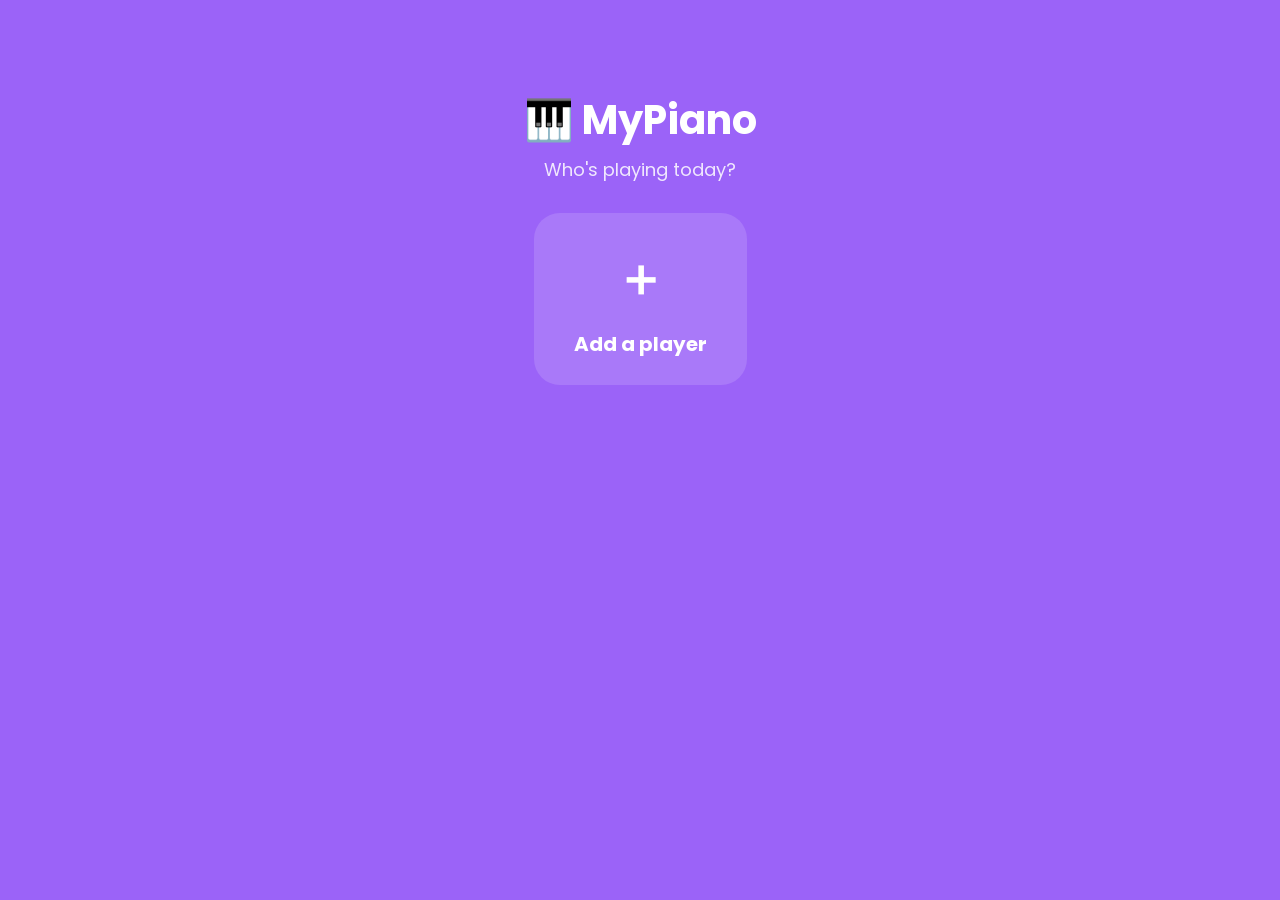
<file: index.html>
<!doctype html>
<html lang="en">
  <head>
    <meta charset="utf-8" />
    <meta name="viewport" content="width=device-width, initial-scale=1" />
    <title>MyPiano ⭐ Twinkle Twinkle</title>
    <link rel="icon" href="data:image/svg+xml,<svg xmlns=%22http://www.w3.org/2000/svg%22 viewBox=%220 0 100 100%22><text y=%22.9em%22 font-size=%2290%22>🎹</text></svg>" />
    <link rel="preconnect" href="https://fonts.googleapis.com" />
    <link rel="preconnect" href="https://fonts.gstatic.com" crossorigin />
    <link href="https://fonts.googleapis.com/css2?family=Poppins:wght@400;500;600;700&display=swap" rel="stylesheet" />
    <script type="module" crossorigin src="./assets/index-BHElffeD.js"></script>
    <link rel="stylesheet" crossorigin href="./assets/index-BwGNMlUB.css">
  </head>
  <body>
    <div id="app">
      <div id="profileGate" class="view">
        <h1 class="menu-title">🎹 MyPiano</h1>
        <p class="menu-sub">Who's playing today?</p>
        <div id="gateProfiles" aria-label="Choose a player or sign in"></div>
      </div>

      <div id="landing" class="view hidden">
        <header class="landing-top">
          <button id="landingAvatar" class="profile" title="Profile settings"></button>
          <span id="cloudChip" class="opt hidden"></span>
          <button id="switchProfile" class="opt">👥 Switch player</button>
        </header>
        <h1 class="menu-title">🎹 MyPiano</h1>
        <div class="landing-cards">
          <div class="big-card" id="learnCard" role="button" tabindex="0">
            <span class="bc-emoji">📚</span>
            <span class="bc-title" id="learnTitle">Learning</span>
            <div class="bc-bar"><div id="overallFill"></div></div>
            <small id="overallPct">0%</small>
            <button id="continueBtn">▶ Continue</button>
          </div>
          <div class="big-card" id="practiceCard" role="button" tabindex="0">
            <span class="bc-emoji">🖐️</span>
            <span class="bc-title">Daily practice</span>
            <small id="practiceCount"></small>
            <span class="bc-hint">Finger exercises for both hands</span>
          </div>
          <div class="big-card" id="songsCard" role="button" tabindex="0">
            <span class="bc-emoji">🎬</span>
            <span class="bc-title">Songs</span>
            <small id="songsCount"></small>
            <span class="bc-hint">Rhymes &amp; movie themes</span>
          </div>
        </div>
      </div>

      <div id="songsView" class="view hidden">
        <button id="songsBack" class="opt menu-back">← Home</button>
        <h1 class="menu-title">🎬 Songs</h1>
        <p class="menu-sub">Rhymes and famous themes — just for fun</p>
        <div id="songsList"></div>
      </div>

      <div id="practice" class="view hidden">
        <button id="practiceBack" class="opt menu-back">← Home</button>
        <h1 class="menu-title">🖐️ Daily practice</h1>
        <p class="menu-sub">Finger exercises for both hands</p>
        <div id="drills"></div>
      </div>

      <div id="profilePage" class="view hidden">
        <button id="ppBack" class="opt">← Back</button>
        <h1 class="menu-title" id="ppTitle"></h1>
        <div class="pp-card">
          <label class="pp-row">Name <input id="ppName" maxlength="12" /></label>
          <button class="pp-row ptoggle" id="ppTutorial"><span>🎓 Tutorial mode</span><span class="state"></span></button>
          <button class="pp-row ptoggle" id="ppLetters"><span>🔤 Show letters on notes</span><span class="state"></span></button>
          <button class="pp-row ptoggle" id="ppVideos"><span>🎬 Interactive videos</span><span class="state"></span></button>
          <button class="pp-row" id="ppSignOut"><span>🚪 Sign out</span></button>
          <p id="ppWarn" class="chooser-warn hidden"></p>
        </div>
      </div>

      <div id="menu" class="view hidden">
        <button id="menuBack" class="opt menu-back">← Home</button>
        <h1 class="menu-title">🎹 MyPiano</h1>
        <p class="menu-sub">Pick a song and play along!</p>
        <div id="courses"></div>
      </div>

      <div id="playview" class="view hidden">
      <header>
        <div class="hleft">
          <button id="back" aria-label="Back">←</button>
          <button id="pvAvatar" aria-label="Switch player" title="Switch player"></button>
          <h1 id="lessonTitle">MyPiano</h1>
        </div>
        <div class="hmid">
          <div class="srcmenu">
            <button id="srcToggle" class="src" aria-label="Input source" aria-controls="sources" aria-expanded="false">☰</button>
            <div id="sources">
              <button class="src" data-src="screen">👆 Tap</button>
              <button class="src" data-src="midi">🎹 USB MIDI</button>
              <button class="src" data-src="mic">🎤 Mic</button>
            </div>
          </div>
          <div id="handsMode" class="hidden">
            <button class="hnd" data-hand="R">✋ Right</button>
            <button class="hnd" data-hand="L">🤚 Left</button>
            <button class="hnd" data-hand="both">🙌 Both</button>
          </div>
          <label id="speed">🐢<input type="range" id="speedRange" min="0.25" max="1.5" step="0.25" value="0.75" /><span id="speedVal">0.75×</span>🐇</label>
        </div>
        <div class="hright">
          <div class="progress"><div id="progressFill"></div><span id="progressText">0/0</span></div>
          <button id="play">▶ Play</button>
        </div>
      </header>

      <nav id="lessons" aria-label="Lessons"></nav>

      <main>
        <div class="sheet" id="sheet">
          <div id="legend">
            <span>Letters name the keys</span>
            <svg viewBox="0 0 30 52" aria-hidden="true"><g transform="translate(13 42)"><ellipse rx="9" ry="6.5" transform="rotate(-18)"/><line x1="8.4" y1="-2.5" x2="8.4" y2="-34"/></g></svg>
            <span>short note</span>
            <svg viewBox="0 0 30 52" aria-hidden="true"><g transform="translate(13 42)"><ellipse class="open" rx="9" ry="6.5" transform="rotate(-18)"/><line x1="8.4" y1="-2.5" x2="8.4" y2="-34"/></g></svg>
            <span>long note</span>
          </div>
        </div>
        <div id="loopHint">Drag the notes to seek · drag in the top/bottom margin to select a practice loop · tap the margin to clear it</div>
        <div id="keyIntro" class="hidden"></div>
        <div id="quiz" class="hidden"></div>
        <div id="hands" aria-label="Finger guide"><div id="handL"></div><div id="handR"></div></div>
        <div id="tutor" role="status"></div>
        <div id="micReadout" class="hidden">🎤 listening…</div>
      </main>

      <div id="kbwrap"><div id="kb" aria-label="Piano keyboard"></div></div>

      <div id="rotateHint">
        <div class="rh-icon">📱↻</div>
        <p>Turn your device sideways to play 🎹</p>
      </div>
      </div><!-- /playview -->

      <div id="overlay" class="hidden"></div>
      <div id="coach" class="hidden" role="dialog" aria-label="Coach"></div>
    </div>
  </body>
</html>
</file>
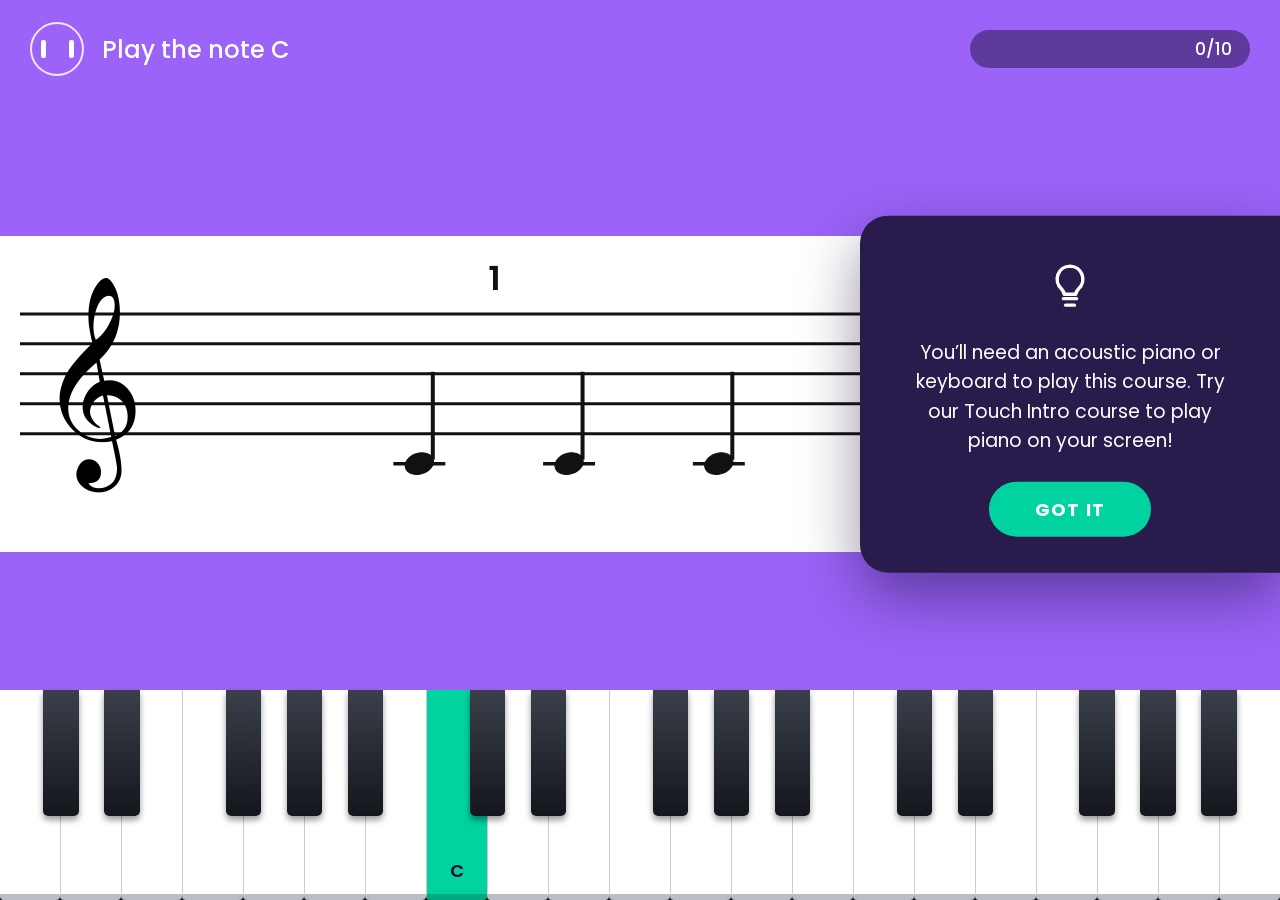
<file: lesson.html>
<!doctype html>
<html lang="en">
  <head>
    <meta charset="utf-8" />
    <meta name="viewport" content="width=device-width, initial-scale=1" />
    <title>Piano Lesson — Play the note C</title>
    <link rel="preconnect" href="https://fonts.googleapis.com" />
    <link rel="preconnect" href="https://fonts.gstatic.com" crossorigin />
    <link href="https://fonts.googleapis.com/css2?family=Poppins:wght@400;500;600;700&display=swap" rel="stylesheet" />
    <script type="module" crossorigin src="./assets/lesson-FXED57XI.js"></script>
    <link rel="modulepreload" crossorigin href="./assets/audio-DpNvZO_z.js">
    <link rel="stylesheet" crossorigin href="./assets/lesson-CcMnK1JP.css">
  </head>
  <body>
    <div id="app">
      <header>
        <div class="hleft">
          <button id="pause" aria-label="Pause">
            <span></span><span></span>
          </button>
          <h1>Play the note C</h1>
        </div>
        <div class="progress" role="progressbar" aria-valuemin="0" aria-valuemax="10" aria-valuenow="0">
          <span id="progressText">0/10</span>
        </div>
      </header>

      <main>
        <div class="sheet">
          <!-- Staff: 5 lines, treble clef, three middle-C quarter notes on a
               ledger line, finger number "1". Pure SVG = crisp at any dpr. -->
          <svg id="staff" viewBox="0 0 1000 300" preserveAspectRatio="xMidYMid meet" aria-label="Sheet music: three middle C quarter notes">
            <!-- staff lines -->
            <g stroke="#111" stroke-width="3">
              <line x1="20" y1="70"  x2="980" y2="70" />
              <line x1="20" y1="100" x2="980" y2="100" />
              <line x1="20" y1="130" x2="980" y2="130" />
              <line x1="20" y1="160" x2="980" y2="160" />
              <line x1="20" y1="190" x2="980" y2="190" />
            </g>
            <!-- treble clef (text glyph, vector) -->
            <text id="clef" x="38" y="196" font-size="180">&#119070;</text>
            <!-- finger number -->
            <text x="495" y="46" font-size="34" font-weight="600" fill="#111" text-anchor="middle">1</text>
            <!-- three quarter notes: middle C = first ledger line below staff -->
            <g id="notes" fill="#111" stroke="#111"></g>
          </svg>
        </div>

        <aside id="modal">
          <svg class="bulb" viewBox="0 0 24 24" fill="none" stroke="#fff" stroke-width="1.6" stroke-linecap="round" stroke-linejoin="round" aria-hidden="true">
            <path d="M9 18h6" /><path d="M10 21h4" />
            <path d="M12 3a6 6 0 0 0-4 10.4c.7.7 1.2 1.6 1.4 2.6h5.2c.2-1 .7-1.9 1.4-2.6A6 6 0 0 0 12 3z" />
          </svg>
          <p>You’ll need an acoustic piano or keyboard to play this course. Try our Touch Intro course to play piano on your screen!</p>
          <button id="gotIt">GOT IT</button>
        </aside>
      </main>

      <div id="kb" aria-label="Piano keyboard"></div>
    </div>
  </body>
</html>
</file>
<file: assets/index-BwGNMlUB.css>
:root{--bg: #9b63f8;--accent: #00d2a0;--overlay: #2a1b4d;--text: #ffffff}*{box-sizing:border-box;margin:0;padding:0}html,body{height:100%}body{font-family:Poppins,Montserrat,system-ui,sans-serif;background:var(--bg);color:var(--text);overflow:hidden}#app{height:100%;display:flex;flex-direction:column}#playview{flex:1;min-height:0;display:flex;flex-direction:column;position:relative}#rotateHint{display:none}.view.hidden{display:none!important}#menu,#practice,#songsView{flex:1;overflow-y:auto;padding:40px clamp(20px,8vw,120px) 60px}.menu-back{position:absolute;top:18px;left:18px}#profileGate{flex:1;overflow-y:auto;padding:10vh clamp(20px,8vw,120px) 60px}#gateProfiles{display:flex;flex-wrap:wrap;justify-content:center;gap:18px;max-width:860px;margin:30px auto}#gateProfiles .profile{flex-direction:column;padding:26px 34px;border-radius:26px;font-size:20px;gap:12px}#gateProfiles .profile .pavatar{font-size:52px}#gateProfiles .profile.add{padding:26px 40px;justify-content:center}.gbtn{display:flex;align-items:center;justify-content:center;gap:10px;background:#fff;color:#3c4043;font-weight:600;font-size:15px;padding:11px 22px;border-radius:22px;box-shadow:0 4px 14px #00000040}.gbtn:hover{transform:translateY(-1px)}.card .gbtn{background:#fff;color:#3c4043;font-size:15px;padding:11px 22px}.chooser-btns{display:flex;flex-direction:column;gap:12px;align-items:center;margin:18px 0 6px}.chooser-btns .gbtn{min-width:240px}.chooser-warn{font-size:13px;opacity:.8;max-width:40ch;margin:10px auto 0;line-height:1.45}.pavatar.gphoto{position:relative;display:inline-flex}.pavatar img{width:1em;height:1em;border-radius:50%;object-fit:cover;display:block}.gbadge{position:absolute;right:-4px;bottom:-4px;width:16px;height:16px;border-radius:50%;background:#fff;display:flex;align-items:center;justify-content:center}.gbadge svg{width:11px;height:11px}#cloudChip{font-size:13px;cursor:default}#cloudChip.clickable{cursor:pointer;background:#ffd43b;color:#4a3800;font-weight:600}#cloudChip.hidden{display:none}#ppSignOut:hover{background:#ff8787;color:#4a0f0f}#ppSignOut.hidden,#ppWarn.hidden{display:none}#landing{flex:1;overflow-y:auto;padding:20px clamp(20px,8vw,120px) 60px}.landing-top{display:flex;justify-content:space-between;align-items:center;margin-bottom:8px}.landing-cards{display:flex;gap:24px;justify-content:center;flex-wrap:wrap;margin:34px auto;max-width:860px}.big-card{flex:1 1 300px;max-width:400px;display:flex;flex-direction:column;align-items:center;gap:10px;background:#ffffff1f;border-radius:26px;padding:34px 28px;cursor:pointer;transition:transform .08s ease,background .08s ease}.big-card:hover{transform:translateY(-3px);background:#fff3}.bc-emoji{font-size:56px}.bc-title{font-size:26px;font-weight:700}.bc-hint{font-size:14px;opacity:.8}.big-card small{font-size:14px;opacity:.85}.bc-bar{width:100%;height:14px;border-radius:7px;background:#14082e73;overflow:hidden}#overallFill{height:100%;width:0;background:var(--accent);border-radius:7px;transition:width .4s ease}#continueBtn{background:var(--accent);color:#063a2d;font-weight:700;font-size:17px;padding:12px 30px;border-radius:24px;margin-top:6px}#continueBtn:hover{transform:translateY(-1px)}#drills{display:grid;gap:10px;max-width:860px;margin:0 auto}#drills.hidden{display:none}#drills h3{font-size:20px;font-weight:600;margin:14px 0 2px}#profilePage{flex:1;overflow-y:auto;padding:20px clamp(20px,8vw,120px) 60px}#profilePage .opt{margin-bottom:10px}.pp-card{display:grid;gap:14px;max-width:520px;margin:30px auto;background:#ffffff1a;border-radius:24px;padding:26px}.pp-row{display:flex;justify-content:space-between;align-items:center;gap:14px;background:#14082e59;color:#fff;border-radius:16px;padding:14px 18px;font-size:17px;font-weight:500}.pp-row input{background:#ffffffeb;border:none;border-radius:10px;padding:8px 12px;font-size:17px;font-family:inherit;width:180px}.ptoggle .state{font-weight:700;opacity:.7}.ptoggle.active{background:var(--accent);color:#063a2d}.ptoggle.active .state{opacity:1}.lefty svg{transform:scaleX(-1)}.lefty svg text{transform:scaleX(-1);transform-box:fill-box;transform-origin:center}.menu-title{font-size:40px;font-weight:700;text-align:center}.menu-sub{text-align:center;opacity:.85;margin:6px 0 30px;font-size:18px}#profiles{display:flex;flex-wrap:wrap;justify-content:center;gap:10px;max-width:860px;margin:0 auto 26px}.profile{display:flex;align-items:center;gap:8px;padding:8px 18px 8px 10px;border-radius:22px;background:#ffffff24;color:#fff;font-size:16px;font-weight:500;transition:transform .08s ease,background .08s ease}.profile:hover{transform:translateY(-2px);background:#ffffff38}.profile.active{background:var(--accent);color:#063a2d;font-weight:600}.profile .pavatar{font-size:22px}.profile.add{padding:8px 16px;font-size:20px;font-weight:700}#courses{display:grid;gap:12px;max-width:860px;margin:0 auto}.course-head{font-size:22px;font-weight:700;margin:16px 0 2px}#songsList{display:grid;gap:12px;max-width:860px;margin:0 auto}.course h2{font-size:24px;font-weight:600;margin-bottom:12px}.lesson-list{display:grid;gap:10px}.lesson-row{display:flex;align-items:center;gap:16px;width:100%;padding:16px 20px;border-radius:18px;background:#ffffff24;color:#fff;font-size:18px;text-align:left;transition:transform .08s ease,background .08s ease}.lesson-row:hover{transform:translateY(-2px);background:#ffffff38}.lesson-row .num{width:36px;height:36px;border-radius:50%;background:var(--accent);color:#063a2d;font-weight:700;display:grid;place-items:center;flex-shrink:0}.lesson-row .name{flex:1;font-weight:500;display:flex;flex-direction:column}.lesson-row .name small{font-size:13px;opacity:.7;font-weight:400}.lesson-row .stars{font-size:16px;letter-spacing:2px}header{display:flex;align-items:center;justify-content:space-between;gap:16px;padding:14px 24px;flex-wrap:wrap}.hleft,.hmid,.hright{display:flex;align-items:center;gap:14px}.hleft{min-width:0;flex:0 1 auto}.hleft h1{white-space:nowrap;overflow:hidden;text-overflow:ellipsis;min-width:0}#back,#pvAvatar{flex-shrink:0}#back,#pvAvatar{width:44px;height:44px;border-radius:50%;background:#14082e59;color:#fff;font-size:22px;transition:transform .08s ease}#back:hover{transform:translate(-3px)}#pvAvatar:hover{transform:translateY(-2px)}#pause{width:48px;height:48px;border-radius:50%;background:transparent;border:2.5px solid rgba(255,255,255,.85);display:grid;place-items:center;grid-auto-flow:column;column-gap:5px;cursor:pointer}#pause span{width:5px;height:16px;background:#fff;border-radius:2px}header h1{font-size:22px;font-weight:500}#sources{display:flex;gap:8px}.srcmenu{position:relative;display:flex;align-items:center}#srcToggle{display:none}button{font-family:inherit;cursor:pointer;border:none}.src,.opt{font-size:15px;padding:9px 14px;border-radius:20px;background:#14082e59;color:#fff;transition:transform .08s ease}.opt{font-size:13px;padding:8px 10px}.src:hover:not(:disabled),.opt:hover{transform:translateY(-2px)}.src:disabled{opacity:.45;cursor:not-allowed}.src.active,.opt.active{background:var(--accent);color:#063a2d;font-weight:600}#handsMode{display:flex;gap:8px}#handsMode.hidden{display:none}.hnd{font-size:14px;padding:9px 14px;border-radius:20px;background:#14082e59;color:#fff;transition:transform .08s ease}.hnd:hover:not(:disabled){transform:translateY(-2px)}.hnd:disabled{opacity:.4;cursor:not-allowed}.hnd.active{background:var(--accent);color:#063a2d;font-weight:600}#speed{display:flex;align-items:center;gap:6px;font-size:17px}#speed input{width:90px;accent-color:var(--accent);cursor:pointer}#speedVal{font-weight:600;min-width:48px;font-size:15px}.progress{position:relative;min-width:170px;height:38px;border-radius:19px;background:#14082e73;display:flex;align-items:center;justify-content:flex-end;padding:0 16px;font-size:16px;font-weight:500;overflow:hidden}#progressFill{position:absolute;inset:0 auto 0 0;width:0%;background:var(--accent);opacity:.55;transition:width .2s ease}.progress span{position:relative}#play{background:var(--accent);color:#063a2d;font-size:17px;font-weight:700;border-radius:24px;padding:11px 26px;transition:transform .1s ease,filter .1s ease}#play:hover{transform:translateY(-2px);filter:brightness(1.06)}#lessons{display:flex;gap:8px;padding:0 24px 6px;flex-wrap:wrap}.lesson{font-size:14px;padding:8px 14px;border-radius:18px;background:#14082e59;color:#fff;transition:transform .08s ease}.lesson:hover{transform:translateY(-2px)}.lesson.active{background:var(--accent);color:#063a2d;font-weight:600}main{flex:1;position:relative;display:flex;flex-direction:column;justify-content:center;gap:8px;min-height:0;padding:0 18px}#loopHint{text-align:center;font-size:13px;opacity:.75}#legend{position:absolute;right:14px;bottom:6px;z-index:3;display:flex;align-items:center;gap:6px;font-size:13px;color:#55506b;pointer-events:none}#legend span+svg{margin-left:8px}#legend svg{height:30px;width:17px}#legend ellipse{fill:#1c1633}#legend ellipse.open{fill:#fcfcff;stroke:#1c1633;stroke-width:2.5}#legend line{stroke:#1c1633;stroke-width:2.5}.staff.noletters .nlabel{display:none}#coach{position:fixed;left:50%;top:44%;transform:translate(-50%,-50%);z-index:80;background:var(--overlay);border-radius:24px;padding:12px;box-shadow:0 24px 70px #00000080;cursor:pointer;animation:coach-fly .45s cubic-bezier(.22,1.2,.36,1)}#coach video{display:block;width:min(60vw,560px);border-radius:16px;pointer-events:none}#coach.hidden{display:none}@keyframes coach-fly{0%{transform:translate(-50%,40vh) scale(.4);opacity:0}to{transform:translate(-50%,-50%) scale(1);opacity:1}}#quiz{position:fixed;left:50%;top:62%;transform:translate(-50%);z-index:30;background:var(--overlay);color:#fff;border-radius:18px;padding:14px 24px;font-size:20px;font-weight:600;white-space:nowrap;box-shadow:0 14px 40px #0006;animation:tutor-pop .25s ease;pointer-events:none}#quiz.hidden{display:none}#keyIntro{position:fixed;left:50%;top:40%;transform:translate(-50%,-50%);z-index:30;background:var(--overlay);color:#fff;border-radius:22px;padding:18px 24px 16px;text-align:center;box-shadow:0 18px 50px #00000073;animation:tutor-pop .25s ease;pointer-events:none}#keyIntro.hidden{display:none}#keyIntro h3{font-size:20px;font-weight:600;margin-bottom:12px}#keyIntro .kihint{font-size:16px;font-weight:600;color:var(--accent);margin-top:12px;max-width:300px}#keyIntro .kiarrow{font-size:14px;opacity:.8;margin-top:6px}#keyIntro .kikb{position:relative;display:flex;width:300px;height:130px;border-radius:8px;overflow:hidden}#keyIntro .kiw{flex:1;background:#fff;border-left:1px solid #c9ccd4;display:flex;align-items:flex-end;justify-content:center;padding-bottom:6px;color:#1c1633;font-weight:700;font-size:18px}#keyIntro .kiw:first-child{border-left:none}#keyIntro .kib{position:absolute;top:0;height:58%;background:linear-gradient(#2a2e36,#000);border-radius:0 0 5px 5px;display:flex;align-items:flex-end;justify-content:center;padding-bottom:4px;color:#fff;font-weight:700;font-size:14px}#keyIntro .kiw.hit{background:var(--accent)}#keyIntro .kib.hit{background:linear-gradient(#00e4b0,#00a97f)}#micReadout{position:absolute;left:30px;bottom:44px;z-index:6;background:var(--overlay);color:#cfc2ef;padding:6px 14px;border-radius:12px;font-size:13px;font-variant-numeric:tabular-nums;pointer-events:none}#micReadout.live{color:var(--accent);font-weight:600}#micReadout.hidden{display:none}#hands{align-self:center;pointer-events:none;z-index:6;display:flex;gap:24px;align-items:flex-end}#handL,#handR{width:118px;display:flex;flex-direction:column;align-items:center;gap:4px}#handL.hidden,#handR.hidden{display:none}#hands svg{width:100%;filter:drop-shadow(0 6px 12px rgba(20,8,46,.35))}#hands .palm,#hands .fng rect{fill:#ffd9b0;stroke:#d9a066;stroke-width:2.5}#hands .fng text{font:700 13px Poppins,sans-serif;fill:#8a5a2b;text-anchor:middle}#hands .fng.on rect{fill:var(--accent);stroke:#00a97f}#hands .fng.on text{fill:#063a2d}.fbadge{background:var(--overlay);color:#fff;padding:4px 14px;border-radius:12px;font-size:13px;font-weight:600;min-height:24px}#tutor{position:absolute;top:10px;left:50%;transform:translate(-50%);z-index:8;display:flex;align-items:center;gap:12px;background:#fff;color:var(--overlay);padding:14px 26px;border-radius:26px;box-shadow:0 14px 34px #14082e66;font-size:19px;font-weight:600;max-width:72%;cursor:pointer;animation:tutor-pop .25s ease}#tutor.hidden{display:none}#tutor .owl{font-size:30px}#tutor.count .ttxt{font-size:46px;color:#00a97f;min-width:44px;text-align:center}@keyframes tutor-pop{0%{transform:translate(-50%) scale(.85);opacity:0}to{transform:translate(-50%) scale(1);opacity:1}}.sheet{position:relative;background:#fcfcff;width:100%;flex:0 1 310px;min-height:0;border-radius:18px;box-shadow:0 18px 44px #14082e59;overflow:hidden}.staff{display:block;width:100%;height:100%;cursor:grab;touch-action:none}.staff:active{cursor:grabbing}.loop-region{fill:#00d2a024;stroke:#00d2a08c;stroke-width:2}.lines line,.clef-group line{stroke:#111;stroke-width:3}.clef-bg{fill:#fcfcff}.clef{font-size:180px;fill:#111;font-family:Noto Music,Apple Symbols,Segoe UI Symbol,serif}.clef.bass{font-size:150px}.cursor{fill:#00d2a038;stroke:var(--accent);stroke-width:3}.snote .head{fill:#111;stroke:#111}.snote .head.open{fill:#fcfcff;stroke-width:3.5}.snote .stem{stroke:#111;stroke-width:4}.snote .ledger{stroke:#111;stroke-width:3.5}.snote .acc{font-size:34px;fill:#111;stroke:none}.snote .nlabel{font:700 13px Poppins,sans-serif;fill:#fff;stroke:none;text-anchor:middle;dominant-baseline:middle;pointer-events:none}.snote .nlabel.dark{fill:#111}.snote.hit .head{fill:var(--accent);stroke:var(--accent)}.snote.hit .head.open{fill:#fcfcff}.snote.hit .stem,.snote.hit .ledger{stroke:var(--accent)}.snote.hit .nlabel.dark{fill:var(--accent)}.snote.miss{opacity:.25}#kbwrap{flex-shrink:0;overflow-x:auto;overflow-y:hidden;margin-top:14px;-webkit-overflow-scrolling:touch}#kb{position:relative;height:clamp(120px,24vh,200px);background:#111;display:flex;min-width:max-content}.wkey{flex:1 0 44px;background:#fff;border-left:1px solid #c9ccd3;border-bottom:6px solid #b9bdc6;border-radius:0 0 4px 4px;position:relative;cursor:pointer}.wkey:first-child{border-left:none}.wkey.pressed,.wkey:active{background:#e8eaef}.wkey.guide{background:var(--accent);border-bottom-color:#00a97f}.wkey.guide.pressed{filter:brightness(1.1)}.bkey{position:absolute;top:0;height:60%;background:linear-gradient(#3a3f4a,#14161c);border-radius:0 0 5px 5px;box-shadow:0 4px 6px #0006;cursor:pointer;z-index:2}.bkey.pressed,.bkey:active{background:linear-gradient(#2a2e36,#000)}.bkey.guide{background:linear-gradient(#00e4b0,#00a97f)}.label{position:absolute;bottom:8px;left:50%;transform:translate(-50%);font-size:clamp(12px,1.5vw,17px);font-weight:600;color:#14082e;pointer-events:none}.bkey .label{color:#fff;bottom:6px}.spark{position:fixed;width:10px;height:10px;border-radius:50%;pointer-events:none;z-index:50;animation:spark .65s ease-out forwards}@keyframes spark{to{transform:translate(var(--dx),var(--dy)) scale(.15);opacity:0}}#overlay{position:fixed;top:0;right:0;bottom:0;left:0;display:grid;place-items:center;background:#14082e8c;-webkit-backdrop-filter:blur(4px);backdrop-filter:blur(4px);z-index:20}#overlay.hidden{display:none}.card{background:var(--overlay);padding:36px 52px;border-radius:28px;text-align:center;box-shadow:0 24px 60px #00000073}.card .big{font-size:54px;margin-bottom:10px;letter-spacing:5px}.card h2{font-size:28px;margin-bottom:6px;font-weight:600}.card p{font-size:17px;margin-bottom:22px;opacity:.85}.card-btns{display:flex;gap:12px;justify-content:center;flex-wrap:wrap}.card button{background:var(--accent);color:#fff;font-size:17px;font-weight:700;border-radius:26px;padding:13px 40px;letter-spacing:.05em}@media (orientation: portrait) and (max-width: 820px) and (pointer: coarse){#rotateHint{display:flex;position:absolute;top:0;right:0;bottom:0;left:0;z-index:40;flex-direction:column;align-items:center;justify-content:center;gap:20px;padding:24px;text-align:center;background:var(--bg)}#rotateHint .rh-icon{font-size:64px;animation:rh-rock 1.6s ease-in-out infinite}#rotateHint p{font-size:20px;font-weight:600;max-width:20ch}}@keyframes rh-rock{0%,to{transform:rotate(-12deg)}50%{transform:rotate(12deg)}}@media (max-height: 480px){header{padding:6px 12px;gap:10px}.hleft h1{display:none}#back,#pvAvatar{width:36px;height:36px;font-size:18px}#speed input{width:64px}#speed,#speedVal{font-size:14px}.progress{min-width:110px;height:32px;font-size:14px}#play{padding:8px 18px;font-size:15px}.src{font-size:13px;padding:7px 10px}#lessons{padding:0 12px 4px}#kb{height:clamp(92px,30vh,150px)}#loopHint{display:none}#srcToggle{display:inline-flex;align-items:center;justify-content:center}#sources{display:none;position:absolute;top:calc(100% + 8px);left:0;z-index:30;flex-direction:column;gap:6px;padding:8px;background:var(--overlay);border-radius:14px;box-shadow:0 12px 30px #00000073}#sources.open{display:flex}.sheet{flex:1 1 auto}#hands{position:absolute;top:-8px;right:4px;align-self:auto;gap:8px;z-index:7;opacity:.92}#handL,#handR{width:64px}#hands .fbadge{display:none}}@media (max-width: 768px),(max-height: 480px){#quiz{white-space:normal;max-width:86vw;text-align:center;font-size:18px;padding:12px 18px}#keyIntro{padding:14px 18px 12px;max-width:90vw}#keyIntro .kikb{width:min(300px,78vw);height:110px}#keyIntro .kihint{max-width:78vw}#tutor{max-width:88%;font-size:16px;padding:10px 18px}#micReadout{left:12px;bottom:12px}.card{padding:24px 28px;max-width:90vw}.card .big{font-size:42px}.card h2{font-size:22px}#coach video{width:min(78vw,560px)}}@media (max-width: 640px){#menu,#practice,#songsView,#landing,#profilePage,#profileGate{padding-left:16px;padding-right:16px}.menu-title{font-size:30px}.menu-sub{font-size:15px;margin-bottom:20px}.big-card{flex:1 1 100%;padding:24px 20px}.bc-emoji{font-size:44px}.bc-title{font-size:22px}#gateProfiles .profile{padding:18px 22px;font-size:17px}#gateProfiles .profile .pavatar{font-size:40px}.lesson-row{padding:13px 14px;font-size:16px;gap:12px}.pp-row{font-size:15px;padding:12px 14px}.pp-row input{width:130px}}
</file>
<file: assets/lesson-CcMnK1JP.css>
:root{--bg: #9b63f8;--accent: #00d2a0;--overlay: #2a1b4d;--text: #ffffff}*{box-sizing:border-box;margin:0;padding:0}html,body{height:100%}body{font-family:Poppins,Montserrat,system-ui,sans-serif;background:var(--bg);color:var(--text);overflow:hidden}#app{height:100%;display:flex;flex-direction:column}header{display:flex;align-items:center;justify-content:space-between;padding:22px 30px}.hleft{display:flex;align-items:center;gap:18px}#pause{width:54px;height:54px;border-radius:50%;background:transparent;border:2.5px solid rgba(255,255,255,.85);display:grid;place-items:center;grid-auto-flow:column;column-gap:6px;cursor:pointer}#pause span{width:5px;height:18px;background:#fff;border-radius:2px}header h1{font-size:24px;font-weight:500}.progress{min-width:280px;height:38px;border-radius:19px;background:#14082e73;display:flex;align-items:center;justify-content:flex-end;padding:0 18px;font-size:17px;font-weight:500}main{flex:1;position:relative;display:flex;align-items:center;min-height:0}.sheet{background:#fff;width:78%;max-height:92%;margin-left:0;border-radius:0 6px 6px 0;padding:8px 0}#staff{display:block;width:100%;height:auto}#clef{font-family:Noto Music,Apple Symbols,Segoe UI Symbol,serif}#modal{position:absolute;right:0;top:50%;transform:translateY(-50%);max-height:98%;overflow-y:auto;width:min(420px,36vw);background:var(--overlay);border-radius:28px 0 0 28px;padding:44px 40px 36px;display:flex;flex-direction:column;align-items:center;gap:26px;box-shadow:0 24px 60px #14082e73;z-index:5}#modal.hidden{display:none}#modal .bulb{width:52px;height:52px}#modal p{font-size:19px;line-height:1.55;text-align:center;font-weight:400}#gotIt{background:var(--accent);color:#fff;font-family:inherit;font-size:18px;font-weight:700;letter-spacing:.06em;border:none;border-radius:28px;padding:14px 46px;cursor:pointer;transition:transform .1s ease,filter .1s ease}#gotIt:hover{transform:translateY(-2px);filter:brightness(1.06)}#kb{position:relative;height:clamp(120px,24vh,210px);background:#111;display:flex;flex-shrink:0}.wkey{flex:1;background:#fff;border-left:1px solid #c9ccd3;border-bottom:6px solid #b9bdc6;border-radius:0 0 4px 4px;position:relative;cursor:pointer}.wkey:first-child{border-left:none}.wkey:active,.wkey.pressed{background:#e8eaef}.wkey.active{background:var(--accent);border-bottom-color:#00a97f}.wkey.active:active,.wkey.active.pressed{filter:brightness(1.08)}.wkey .label{position:absolute;bottom:10px;left:50%;transform:translate(-50%);font-size:clamp(13px,1.6vw,18px);font-weight:600;color:#14082e;pointer-events:none}.bkey{position:absolute;top:0;height:60%;background:linear-gradient(#3a3f4a,#14161c);border-radius:0 0 5px 5px;box-shadow:0 4px 6px #0006;cursor:pointer;z-index:2}.bkey:active,.bkey.pressed{background:linear-gradient(#2a2e36,#000)}
</file>
